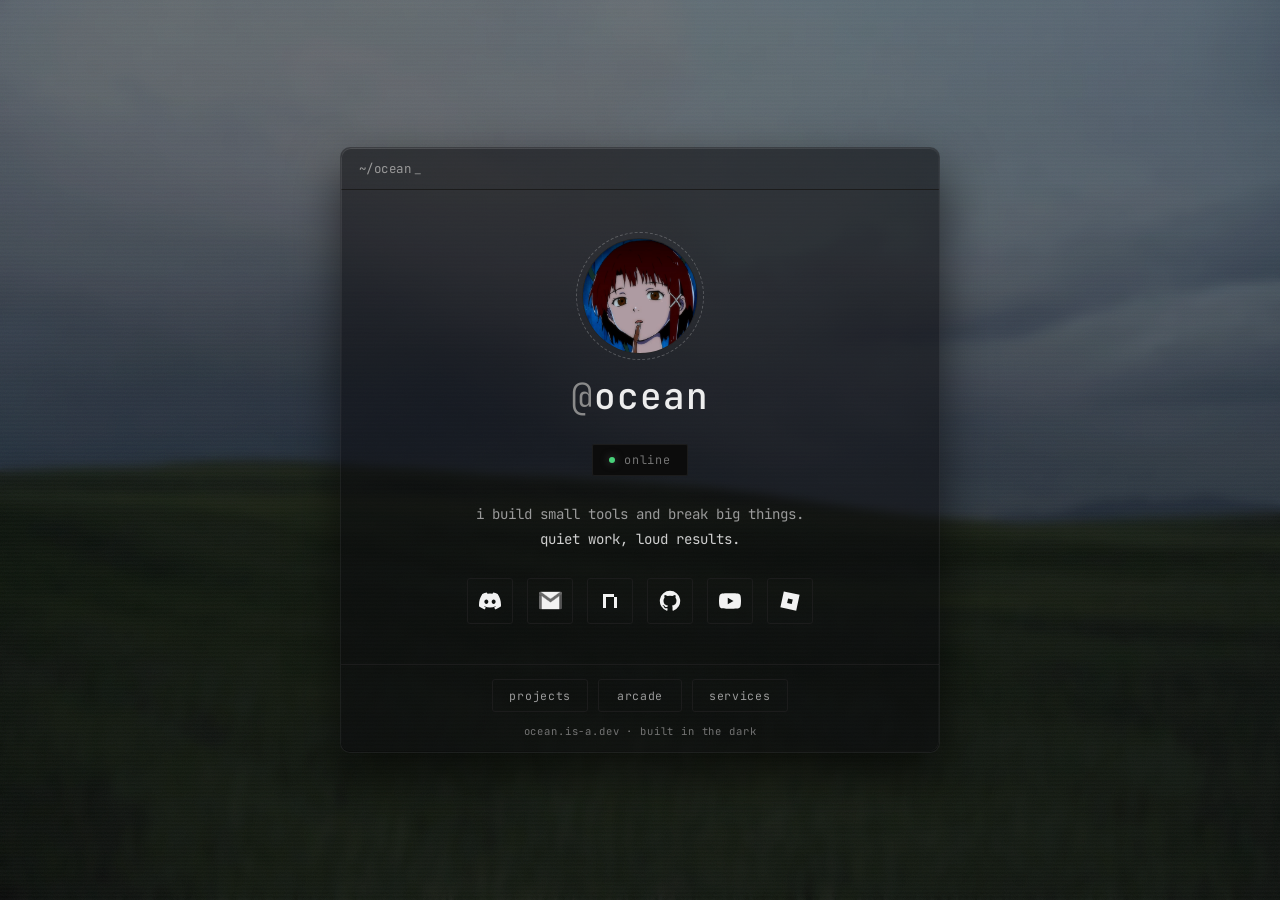
<file: index.html>
<!-- first version ready: v1.0.0 -->
<!DOCTYPE html>
<html lang="en">
<head>
  <meta charset="UTF-8">
  <meta name="viewport" content="width=device-width, initial-scale=1.0">
  <meta name="version" content="1.0.0">
  <title>@ocean</title>
  <meta name="description" content="ocean — i write code and break things.">
  <link rel="icon" type="image/png" href="assets/icons/favicon.png?v=20261006">
  <link rel="preload" as="image" href="assets/images/fondo.jpg">
  <link rel="stylesheet" href="css/style.css">
  <link rel="preconnect" href="https://fonts.googleapis.com">
  <link rel="preconnect" href="https://fonts.gstatic.com" crossorigin>
  <link href="https://fonts.googleapis.com/css2?family=JetBrains+Mono:wght@300;400;500;600&display=swap" rel="stylesheet">
</head>
<body data-page-title="home">

  <div class="bg" style="background-image:url('assets/images/fondo.jpg')"></div>
  <div class="noise"></div>
  <div class="scanlines"></div>

  <div class="frame">

    <header class="top">
      <span class="prompt">~/ocean</span>
      <span class="cursor">_</span>
    </header>

    <main class="content">

      <div class="avatar-wrap">
        <img class="avatar" src="assets/images/mi-pfp.jpg" alt="ocean" width="116" height="116" fetchpriority="high" decoding="async">
        <span class="ring"></span>
        <h1 class="name" data-text="@ocean"><span class="at">@</span>ocean</h1>
      </div>

      <div class="status">
        <span class="dot"></span>
        online
      </div>

      <p class="bio">
        i build small tools and break big things.<br>
        <span class="hl">quiet work, loud results.</span>
      </p>

      <div class="links">
        <button class="icon-btn" type="button" data-copy-value="2cean" aria-label="copy discord username">
          <svg viewBox="0 0 24 24"><path d="M20.317 4.369a19.79 19.79 0 0 0-4.885-1.515.074.074 0 0 0-.079.037c-.21.375-.444.864-.608 1.25a18.27 18.27 0 0 0-5.487 0 12.64 12.64 0 0 0-.617-1.25.077.077 0 0 0-.079-.037A19.736 19.736 0 0 0 3.677 4.37a.07.07 0 0 0-.032.027C.533 9.046-.32 13.58.099 18.057a.082.082 0 0 0 .031.057 19.9 19.9 0 0 0 5.993 3.03.078.078 0 0 0 .084-.028c.462-.63.874-1.295 1.226-1.994a.076.076 0 0 0-.041-.106 13.107 13.107 0 0 1-1.872-.892.077.077 0 0 1-.008-.128c.126-.094.252-.192.372-.291a.074.074 0 0 1 .077-.01c3.928 1.793 8.18 1.793 12.062 0a.074.074 0 0 1 .078.009c.12.099.246.198.373.292a.077.077 0 0 1-.006.127 12.3 12.3 0 0 1-1.873.891.077.077 0 0 0-.041.107c.36.698.772 1.362 1.225 1.993a.076.076 0 0 0 .084.028 19.839 19.839 0 0 0 6.002-3.03.077.077 0 0 0 .032-.054c.5-5.177-.838-9.674-3.549-13.66a.061.061 0 0 0-.031-.03zM8.02 15.331c-1.183 0-2.157-1.085-2.157-2.419 0-1.333.956-2.419 2.157-2.419 1.21 0 2.176 1.096 2.157 2.42 0 1.333-.956 2.418-2.157 2.418zm7.975 0c-1.183 0-2.157-1.085-2.157-2.419 0-1.333.955-2.419 2.157-2.419 1.21 0 2.176 1.096 2.157 2.42 0 1.333-.946 2.418-2.157 2.418z"/></svg>
        </button>
        <a class="icon-btn social-email" href="https://mail.google.com/mail/?view=cm&amp;fs=1&amp;to=dev.oceam%40gmail.com" target="_blank" rel="noopener noreferrer" data-copy-value="dev.oceam@gmail.com" aria-label="email ocean and copy email address">
          <img class="gmail-icon" src="assets/images/gmail-flaticon.png" alt="" aria-hidden="true">
        </a>
        <a class="icon-btn social-namemc" href="https://namemc.com/profile/4fkz" target="_blank" rel="noopener noreferrer" aria-label="namemc profile">
          <svg class="nmc-icon" viewBox="-8 -8 16 16" aria-hidden="true" shape-rendering="crispEdges"><path d="M-5-5H3V-3H5V5H3V-3H-3V5H-5Z"/></svg>
        </a>
        <a class="icon-btn social-github" href="https://github.com/pirateKnow" target="_blank" rel="noopener noreferrer" aria-label="github profile">
          <svg viewBox="0 0 24 24" aria-hidden="true"><path d="M12 .9a11.1 11.1 0 0 0-3.51 21.63c.56.1.76-.24.76-.54v-2.1c-3.1.67-3.76-1.32-3.76-1.32-.5-1.28-1.23-1.62-1.23-1.62-1.01-.69.08-.68.08-.68 1.12.08 1.71 1.15 1.71 1.15.99 1.7 2.6 1.21 3.23.93.1-.72.39-1.21.7-1.49-2.47-.28-5.07-1.24-5.07-5.5 0-1.22.44-2.22 1.15-3-.12-.28-.5-1.42.11-2.96 0 0 .94-.3 3.05 1.15a10.6 10.6 0 0 1 5.55 0c2.12-1.45 3.05-1.15 3.05-1.15.61 1.54.23 2.68.12 2.96.71.78 1.14 1.78 1.14 3.01 0 4.27-2.6 5.21-5.08 5.49.4.35.75 1.02.75 2.06v3.07c0 .3.2.65.77.54A11.1 11.1 0 0 0 12 .9z"/></svg>
        </a>
        <a class="icon-btn social-youtube" href="https://www.youtube.com/@oceamm" target="_blank" rel="noopener noreferrer" aria-label="youtube channel">
          <svg viewBox="0 0 24 24" aria-hidden="true"><path d="M23.5 6.2a3 3 0 0 0-2.12-2.12C19.51 3.57 12 3.57 12 3.57s-7.51 0-9.38.5A3 3 0 0 0 .5 6.2 31.3 31.3 0 0 0 0 12a31.3 31.3 0 0 0 .5 5.8 3 3 0 0 0 2.12 2.12c1.87.5 9.38.5 9.38.5s7.51 0 9.38-.5a3 3 0 0 0 2.12-2.12A31.3 31.3 0 0 0 24 12a31.3 31.3 0 0 0-.5-5.8ZM9.55 15.57V8.43L15.82 12l-6.27 3.57Z"/></svg>
        </a>
        <a class="icon-btn social-roblox" href="https://www.roblox.com/users/10865010107/profile" target="_blank" rel="noopener noreferrer" aria-label="roblox profile">
          <svg viewBox="0 0 24 24" aria-hidden="true"><path fill-rule="evenodd" d="M5.25 1.5 22.5 5.25 18.75 22.5 1.5 18.75 5.25 1.5Zm4.7 7.7-1.1 5.05 5.05 1.1 1.1-5.05-5.05-1.1Z"/></svg>
        </a>
      </div>

    </main>

    <footer class="footer">
      <div class="footer-links">
        <a class="footer-link" href="proyectos.html">projects</a>
        <a class="footer-link" href="game.html">arcade</a>
        <a class="footer-link" href="services.html">services</a>
      </div>
      <div class="footer-copy">ocean.is-a.dev &middot; built in the dark</div>
    </footer>

  </div>

  <div class="toast" id="toast" role="status" aria-live="polite">copied</div>

  <script src="js/script.js?v=20261006-prefixes"></script>
</body>
</html>
</file>
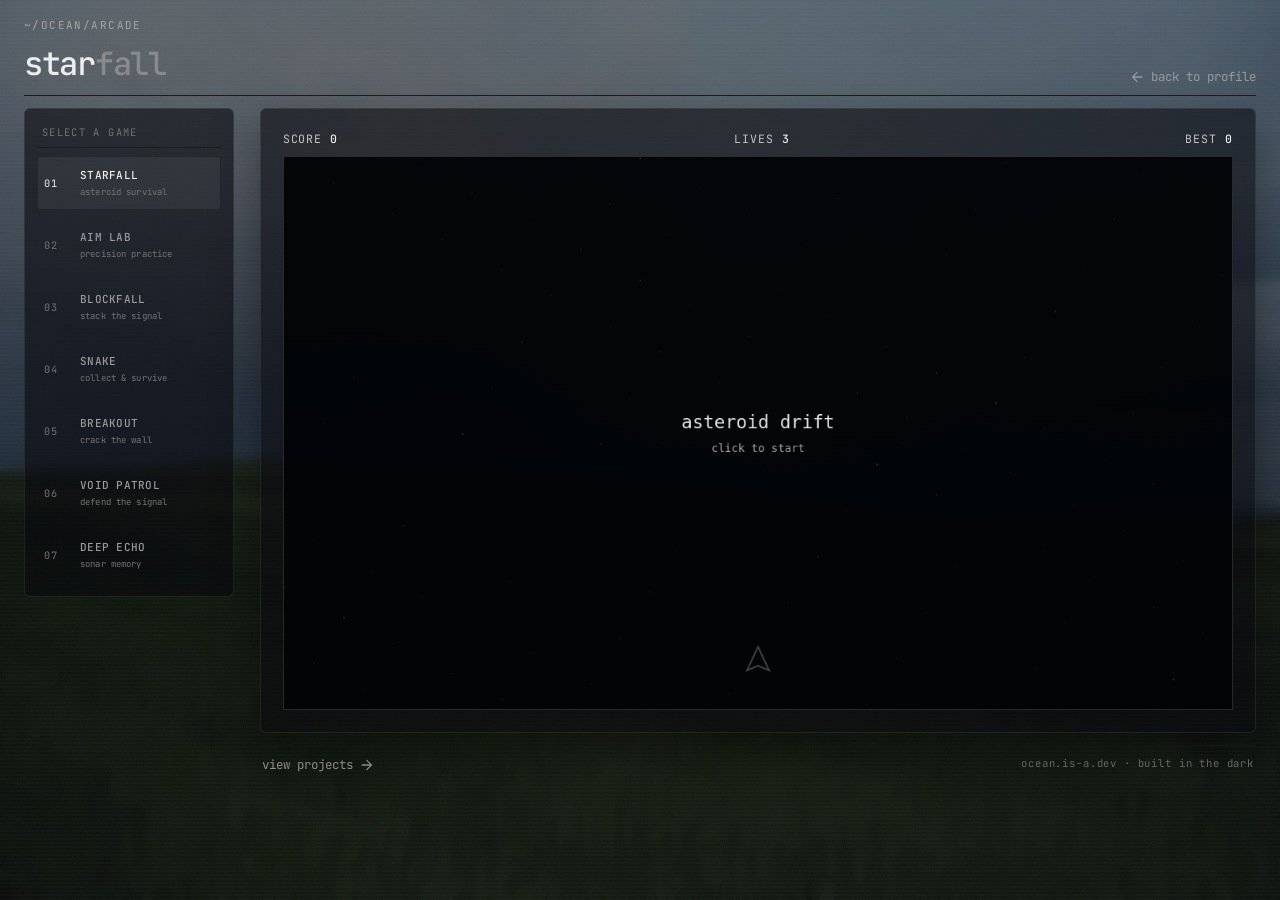
<file: game.html>
<!DOCTYPE html>
<html lang="en">
<head>
  <meta charset="UTF-8">
  <meta name="viewport" content="width=device-width, initial-scale=1.0, viewport-fit=cover">
  <title>#arcade</title>
  <meta name="description" content="a small asteroid arcade game by ocean.">
  <link rel="icon" type="image/png" href="assets/icons/favicon.png?v=20261006">
  <link rel="preload" as="image" href="assets/images/fondo.jpg">
  <link rel="stylesheet" href="css/style.css?v=20261006-arcade6">
  <link rel="preconnect" href="https://fonts.googleapis.com">
  <link rel="preconnect" href="https://fonts.gstatic.com" crossorigin>
  <link href="https://fonts.googleapis.com/css2?family=JetBrains+Mono:wght@300;400;500;600&display=swap" rel="stylesheet">
</head>
<body class="game-page" data-page-title="arcade" data-active-game="starfall">
  <div class="bg" style="background-image:url('assets/images/fondo.jpg')"></div>
  <div class="noise"></div>
  <div class="scanlines"></div>

  <main class="game-shell">
    <header class="page-header">
      <div>
        <p class="eyebrow">~/ocean/arcade</p>
        <h1 class="title" id="arcade-title">star<span>fall</span></h1>
      </div>
      <a class="back-link" href="index.html">
        <svg viewBox="0 0 24 24" aria-hidden="true"><path d="M20 11H7.83l5.59-5.59L12 4l-8 8 8 8 1.41-1.41L7.83 13H20z"/></svg>
        back to profile
      </a>
    </header>

    <div class="arcade-layout">
      <nav class="game-menu" aria-label="arcade games">
        <p class="game-menu-heading">select a game</p>
        <button class="game-menu-item" type="button" data-game="starfall" aria-pressed="true">
          <span class="game-menu-number">01</span><span><strong>starfall</strong><small>asteroid survival</small></span>
        </button>
        <button class="game-menu-item" type="button" data-game="aim" aria-pressed="false">
          <span class="game-menu-number">02</span><span><strong>aim lab</strong><small>precision practice</small></span>
        </button>
        <button class="game-menu-item" type="button" data-game="tetris" aria-pressed="false">
          <span class="game-menu-number">03</span><span><strong>blockfall</strong><small>stack the signal</small></span>
        </button>
        <button class="game-menu-item" type="button" data-game="snake" aria-pressed="false">
          <span class="game-menu-number">04</span><span><strong>snake</strong><small>collect & survive</small></span>
        </button>
        <button class="game-menu-item" type="button" data-game="breakout" aria-pressed="false">
          <span class="game-menu-number">05</span><span><strong>breakout</strong><small>crack the wall</small></span>
        </button>
        <button class="game-menu-item" type="button" data-game="invaders" aria-pressed="false">
          <span class="game-menu-number">06</span><span><strong>void patrol</strong><small>defend the signal</small></span>
        </button>
        <button class="game-menu-item" type="button" data-game="deep-echo" aria-pressed="false">
          <span class="game-menu-number">07</span><span><strong>deep echo</strong><small>sonar memory</small></span>
        </button>
      </nav>

      <div class="arcade-stage">
        <section class="game-panel" aria-label="arcade game">
          <div class="game-hud" aria-label="game stats">
            <span><span id="game-score-label">score</span> <strong id="game-score">0</strong></span>
            <span><span id="game-lives-label">lives</span> <strong id="game-lives">3</strong></span>
            <span id="game-level-group" hidden>level <strong id="game-level">1</strong></span>
            <span>best <strong id="game-best">0</strong></span>
            <button class="game-pause" id="game-pause" type="button" disabled>pause</button>
          </div>

          <canvas class="game-screen" id="game-canvas" width="1200" height="700" tabindex="0" role="application" aria-label="arcade game canvas"></canvas>
          <p class="game-mobile-hint" id="game-mobile-hint">tap start · drag to steer · hold fire · pause above</p>
          <div class="game-touch-controls" id="game-touch-controls" aria-label="touch game controls">
            <button type="button" data-game-action="left" aria-label="move left">←</button>
            <button type="button" data-game-action="up" aria-label="move up">↑</button>
            <button type="button" data-game-action="rotate" aria-label="rotate">rotate</button>
            <button type="button" data-game-action="down" aria-label="move down">↓</button>
            <button type="button" data-game-action="right" aria-label="move right">→</button>
            <button type="button" data-game-action="drop" aria-label="drop piece">drop</button>
            <button type="button" data-game-action="fire" aria-label="fire">fire</button>
          </div>
          <p class="game-status" id="game-status" role="status" aria-live="polite">click the game to start.</p>
        </section>

        <footer class="game-footer">
          <a class="back-link" href="proyectos.html">
            view projects
            <svg viewBox="0 0 24 24" aria-hidden="true"><path d="M12 4 10.59 5.41 16.17 11H4v2h12.17l-5.58 5.59L12 20l8-8z"/></svg>
          </a>
          <span class="footer-copy">ocean.is-a.dev · built in the dark</span>
        </footer>
      </div>
    </div>
  </main>

  <script src="js/script.js?v=20261006-prefixes"></script>
  <script src="js/game.js?v=20261006-arcade4"></script>
  <script src="js/arcade.js?v=20261006-arcade9"></script>
</body>
</html>
</file>
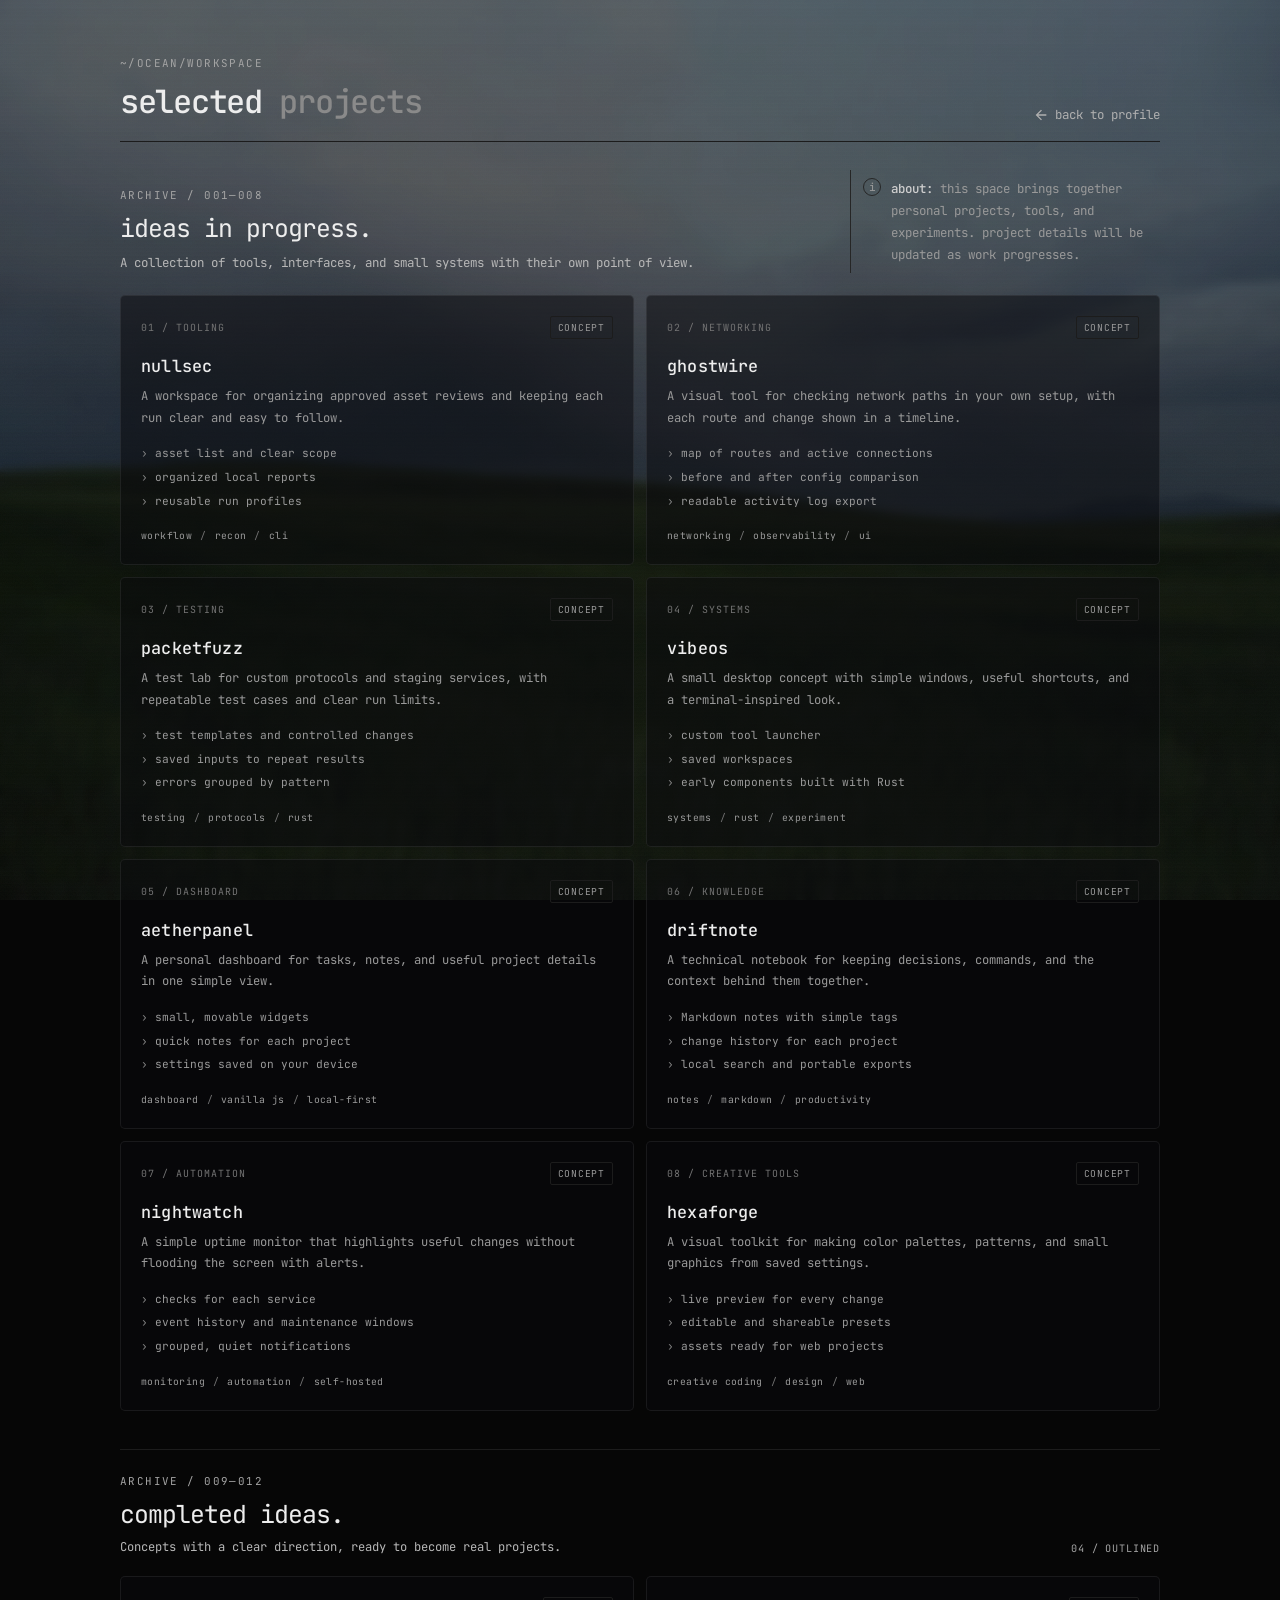
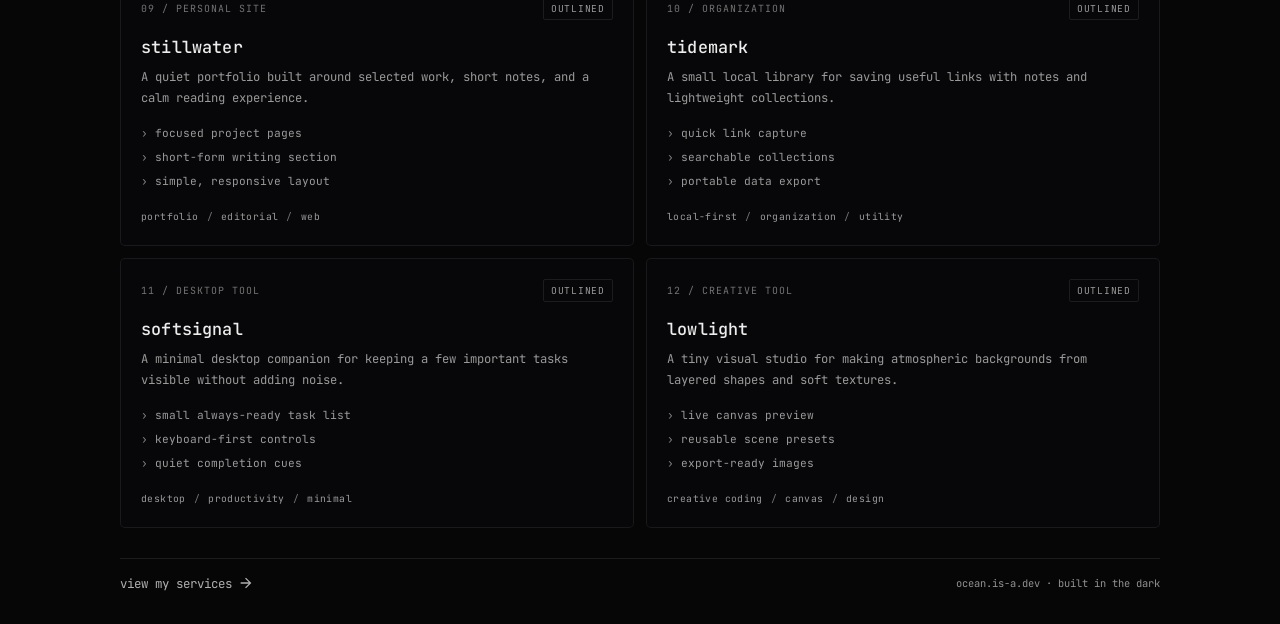
<file: proyectos.html>
<!DOCTYPE html>
<html lang="en">
<head>
  <meta charset="UTF-8">
  <meta name="viewport" content="width=device-width, initial-scale=1.0">
  <title>#projects</title>
  <meta name="description" content="projects and experiments by ocean.">
  <link rel="icon" type="image/png" href="assets/icons/favicon.png?v=20261006">
  <link rel="preload" as="image" href="assets/images/fondo.jpg">
  <link rel="stylesheet" href="css/style.css">
  <link rel="preconnect" href="https://fonts.googleapis.com">
  <link rel="preconnect" href="https://fonts.gstatic.com" crossorigin>
  <link href="https://fonts.googleapis.com/css2?family=JetBrains+Mono:wght@300;400;500;600&display=swap" rel="stylesheet">
</head>
<body class="projects-page" data-page-title="projects">
  <div class="bg" style="background-image:url('assets/images/fondo.jpg')"></div>
  <div class="noise"></div>
  <div class="scanlines"></div>

  <div class="projects-shell">
    <header class="page-header">
      <div>
        <p class="eyebrow">~/ocean/workspace</p>
        <h1 class="title">selected <span>projects</span></h1>
      </div>
      <a class="back-link" href="index.html">
        <svg viewBox="0 0 24 24" aria-hidden="true"><path d="M20 11H7.83l5.59-5.59L12 4l-8 8 8 8 1.41-1.41L7.83 13H20z"/></svg>
        back to profile
      </a>
    </header>

    <main>
      <section class="projects-intro" aria-labelledby="projects-heading">
        <div>
          <p class="section-kicker">archive / 001—008</p>
          <h2 id="projects-heading">ideas in progress.</h2>
          <p>A collection of tools, interfaces, and small systems with their own point of view.</p>
        </div>
        <div class="concept-note">
          <span class="note-mark" aria-hidden="true">i</span>
          <p><strong>about:</strong> this space brings together personal projects, tools, and experiments. project details will be updated as work progresses.</p>
        </div>
      </section>

      <section class="projects-grid" aria-label="project concepts">
        <article class="project-card">
          <div class="project-card-top">
            <span class="project-index">01 / TOOLING</span>
            <span class="project-state">concept</span>
          </div>
          <h3 class="project-name">nullsec</h3>
          <p class="desc">A workspace for organizing approved asset reviews and keeping each run clear and easy to follow.</p>
          <ul class="project-points">
            <li>asset list and clear scope</li>
            <li>organized local reports</li>
            <li>reusable run profiles</li>
          </ul>
          <div class="project-tags"><span>workflow</span><span>recon</span><span>cli</span></div>
        </article>

        <article class="project-card">
          <div class="project-card-top">
            <span class="project-index">02 / NETWORKING</span>
            <span class="project-state">concept</span>
          </div>
          <h3 class="project-name">ghostwire</h3>
          <p class="desc">A visual tool for checking network paths in your own setup, with each route and change shown in a timeline.</p>
          <ul class="project-points">
            <li>map of routes and active connections</li>
            <li>before and after config comparison</li>
            <li>readable activity log export</li>
          </ul>
          <div class="project-tags"><span>networking</span><span>observability</span><span>ui</span></div>
        </article>

        <article class="project-card">
          <div class="project-card-top">
            <span class="project-index">03 / TESTING</span>
            <span class="project-state">concept</span>
          </div>
          <h3 class="project-name">packetfuzz</h3>
          <p class="desc">A test lab for custom protocols and staging services, with repeatable test cases and clear run limits.</p>
          <ul class="project-points">
            <li>test templates and controlled changes</li>
            <li>saved inputs to repeat results</li>
            <li>errors grouped by pattern</li>
          </ul>
          <div class="project-tags"><span>testing</span><span>protocols</span><span>rust</span></div>
        </article>

        <article class="project-card">
          <div class="project-card-top">
            <span class="project-index">04 / SYSTEMS</span>
            <span class="project-state">concept</span>
          </div>
          <h3 class="project-name">vibeos</h3>
          <p class="desc">A small desktop concept with simple windows, useful shortcuts, and a terminal-inspired look.</p>
          <ul class="project-points">
            <li>custom tool launcher</li>
            <li>saved workspaces</li>
            <li>early components built with Rust</li>
          </ul>
          <div class="project-tags"><span>systems</span><span>rust</span><span>experiment</span></div>
        </article>

        <article class="project-card">
          <div class="project-card-top">
            <span class="project-index">05 / DASHBOARD</span>
            <span class="project-state">concept</span>
          </div>
          <h3 class="project-name">aetherpanel</h3>
          <p class="desc">A personal dashboard for tasks, notes, and useful project details in one simple view.</p>
          <ul class="project-points">
            <li>small, movable widgets</li>
            <li>quick notes for each project</li>
            <li>settings saved on your device</li>
          </ul>
          <div class="project-tags"><span>dashboard</span><span>vanilla js</span><span>local-first</span></div>
        </article>

        <article class="project-card">
          <div class="project-card-top">
            <span class="project-index">06 / KNOWLEDGE</span>
            <span class="project-state">concept</span>
          </div>
          <h3 class="project-name">driftnote</h3>
          <p class="desc">A technical notebook for keeping decisions, commands, and the context behind them together.</p>
          <ul class="project-points">
            <li>Markdown notes with simple tags</li>
            <li>change history for each project</li>
            <li>local search and portable exports</li>
          </ul>
          <div class="project-tags"><span>notes</span><span>markdown</span><span>productivity</span></div>
        </article>

        <article class="project-card">
          <div class="project-card-top">
            <span class="project-index">07 / AUTOMATION</span>
            <span class="project-state">concept</span>
          </div>
          <h3 class="project-name">nightwatch</h3>
          <p class="desc">A simple uptime monitor that highlights useful changes without flooding the screen with alerts.</p>
          <ul class="project-points">
            <li>checks for each service</li>
            <li>event history and maintenance windows</li>
            <li>grouped, quiet notifications</li>
          </ul>
          <div class="project-tags"><span>monitoring</span><span>automation</span><span>self-hosted</span></div>
        </article>

        <article class="project-card">
          <div class="project-card-top">
            <span class="project-index">08 / CREATIVE TOOLS</span>
            <span class="project-state">concept</span>
          </div>
          <h3 class="project-name">hexaforge</h3>
          <p class="desc">A visual toolkit for making color palettes, patterns, and small graphics from saved settings.</p>
          <ul class="project-points">
            <li>live preview for every change</li>
            <li>editable and shareable presets</li>
            <li>assets ready for web projects</li>
          </ul>
          <div class="project-tags"><span>creative coding</span><span>design</span><span>web</span></div>
        </article>
      </section>

      <section class="completed-ideas" aria-labelledby="completed-heading">
        <div class="completed-intro">
          <div>
            <p class="section-kicker">archive / 009—012</p>
            <h2 id="completed-heading">completed ideas.</h2>
            <p>Concepts with a clear direction, ready to become real projects.</p>
          </div>
          <span class="completed-count">04 / outlined</span>
        </div>

        <div class="projects-grid" aria-label="completed idea concepts">
          <article class="project-card">
            <div class="project-card-top">
              <span class="project-index">09 / PERSONAL SITE</span>
              <span class="project-state">outlined</span>
            </div>
            <h3 class="project-name">stillwater</h3>
            <p class="desc">A quiet portfolio built around selected work, short notes, and a calm reading experience.</p>
            <ul class="project-points">
              <li>focused project pages</li>
              <li>short-form writing section</li>
              <li>simple, responsive layout</li>
            </ul>
            <div class="project-tags"><span>portfolio</span><span>editorial</span><span>web</span></div>
          </article>

          <article class="project-card">
            <div class="project-card-top">
              <span class="project-index">10 / ORGANIZATION</span>
              <span class="project-state">outlined</span>
            </div>
            <h3 class="project-name">tidemark</h3>
            <p class="desc">A small local library for saving useful links with notes and lightweight collections.</p>
            <ul class="project-points">
              <li>quick link capture</li>
              <li>searchable collections</li>
              <li>portable data export</li>
            </ul>
            <div class="project-tags"><span>local-first</span><span>organization</span><span>utility</span></div>
          </article>

          <article class="project-card">
            <div class="project-card-top">
              <span class="project-index">11 / DESKTOP TOOL</span>
              <span class="project-state">outlined</span>
            </div>
            <h3 class="project-name">softsignal</h3>
            <p class="desc">A minimal desktop companion for keeping a few important tasks visible without adding noise.</p>
            <ul class="project-points">
              <li>small always-ready task list</li>
              <li>keyboard-first controls</li>
              <li>quiet completion cues</li>
            </ul>
            <div class="project-tags"><span>desktop</span><span>productivity</span><span>minimal</span></div>
          </article>

          <article class="project-card">
            <div class="project-card-top">
              <span class="project-index">12 / CREATIVE TOOL</span>
              <span class="project-state">outlined</span>
            </div>
            <h3 class="project-name">lowlight</h3>
            <p class="desc">A tiny visual studio for making atmospheric backgrounds from layered shapes and soft textures.</p>
            <ul class="project-points">
              <li>live canvas preview</li>
              <li>reusable scene presets</li>
              <li>export-ready images</li>
            </ul>
            <div class="project-tags"><span>creative coding</span><span>canvas</span><span>design</span></div>
          </article>
        </div>
      </section>

    </main>

    <footer class="projects-footer">
      <a class="back-link" href="services.html">
        view my services
        <svg viewBox="0 0 24 24" aria-hidden="true"><path d="M12 4 10.59 5.41 16.17 11H4v2h12.17l-5.58 5.59L12 20l8-8z"/></svg>
      </a>
      <span>ocean.is-a.dev · built in the dark</span>
    </footer>
  </div>
  <script src="js/script.js?v=20261006-prefixes"></script>
</body>
</html>
</file>
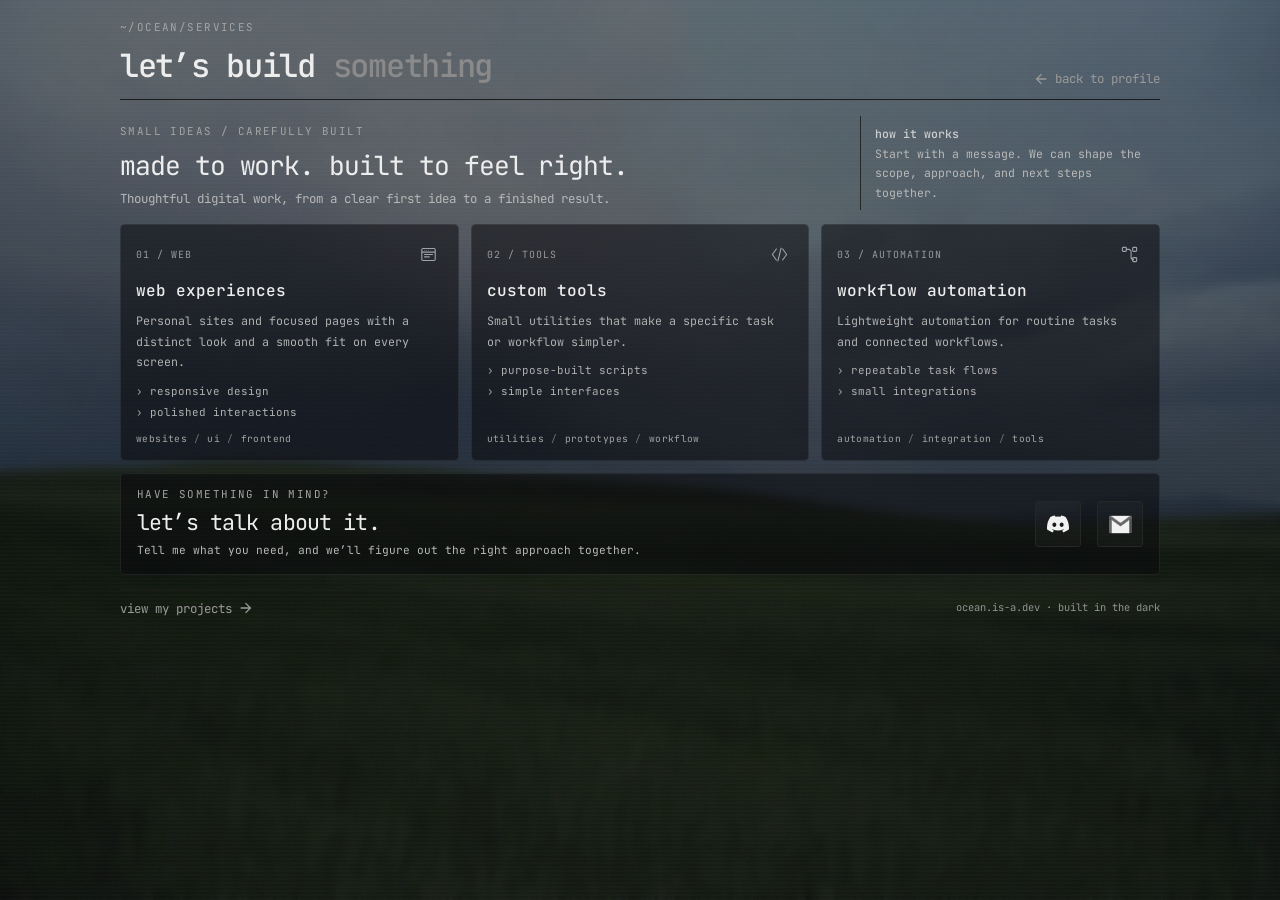
<file: services.html>
<!DOCTYPE html>
<html lang="en">
<head>
  <meta charset="UTF-8">
  <meta name="viewport" content="width=device-width, initial-scale=1.0">
  <title>#services</title>
  <meta name="description" content="creative and technical services by ocean.">
  <link rel="icon" type="image/png" href="assets/icons/favicon.png?v=20261006">
  <link rel="preload" as="image" href="assets/images/fondo.jpg">
  <link rel="stylesheet" href="css/style.css">
  <link rel="preconnect" href="https://fonts.googleapis.com">
  <link rel="preconnect" href="https://fonts.gstatic.com" crossorigin>
  <link href="https://fonts.googleapis.com/css2?family=JetBrains+Mono:wght@300;400;500;600&display=swap" rel="stylesheet">
</head>
<body class="services-page" data-page-title="services">
  <div class="bg" style="background-image:url('assets/images/fondo.jpg')"></div>
  <div class="noise"></div>
  <div class="scanlines"></div>

  <div class="services-shell">
    <header class="page-header">
      <div>
        <p class="eyebrow">~/ocean/services</p>
        <h1 class="title">let’s build <span>something</span></h1>
      </div>
      <a class="back-link" href="index.html">
        <svg viewBox="0 0 24 24" aria-hidden="true"><path d="M20 11H7.83l5.59-5.59L12 4l-8 8 8 8 1.41-1.41L7.83 13H20z"/></svg>
        back to profile
      </a>
    </header>

    <main>
      <section class="services-intro" aria-labelledby="services-heading">
        <div>
          <p class="section-kicker">small ideas / carefully built</p>
          <h2 id="services-heading">made to work. built to feel right.</h2>
          <p>Thoughtful digital work, from a clear first idea to a finished result.</p>
        </div>
        <p class="services-note"><strong>how it works</strong><br>Start with a message. We can shape the scope, approach, and next steps together.</p>
      </section>

      <section class="services-grid" aria-label="service examples">
        <article class="service-card">
          <div class="service-card-top">
            <span class="service-index">01 / WEB</span>
            <span class="service-mark" aria-hidden="true">
              <svg viewBox="0 0 24 24"><rect x="3.5" y="4.5" width="17" height="15" rx="1.5"/><path d="M4 9h16"/><circle cx="7" cy="6.8" r=".55" fill="currentColor" stroke="none"/><circle cx="9.5" cy="6.8" r=".55" fill="currentColor" stroke="none"/><circle cx="12" cy="6.8" r=".55" fill="currentColor" stroke="none"/><path d="M7 12h10M7 15h6"/></svg>
            </span>
          </div>
          <h2>web experiences</h2>
          <p>Personal sites and focused pages with a distinct look and a smooth fit on every screen.</p>
          <ul>
            <li>responsive design</li>
            <li>polished interactions</li>
          </ul>
          <div class="service-tags"><span>websites</span><span>ui</span><span>frontend</span></div>
        </article>

        <article class="service-card">
          <div class="service-card-top">
            <span class="service-index">02 / TOOLS</span>
            <span class="service-mark" aria-hidden="true">
              <svg viewBox="0 0 24 24"><path d="M8 5 3 12l5 7M16 5l5 7-5 7M14 4l-4 16"/></svg>
            </span>
          </div>
          <h2>custom tools</h2>
          <p>Small utilities that make a specific task or workflow simpler.</p>
          <ul>
            <li>purpose-built scripts</li>
            <li>simple interfaces</li>
          </ul>
          <div class="service-tags"><span>utilities</span><span>prototypes</span><span>workflow</span></div>
        </article>

        <article class="service-card">
          <div class="service-card-top">
            <span class="service-index">03 / AUTOMATION</span>
            <span class="service-mark" aria-hidden="true">
              <svg viewBox="0 0 24 24"><rect x="3" y="3" width="5" height="5" rx="1"/><rect x="16" y="16" width="5" height="5" rx="1"/><rect x="16" y="3" width="5" height="5" rx="1"/><path d="M8 5.5h3a3 3 0 0 1 3 3v7a3 3 0 0 0 3 3"/></svg>
            </span>
          </div>
          <h2>workflow automation</h2>
          <p>Lightweight automation for routine tasks and connected workflows.</p>
          <ul>
            <li>repeatable task flows</li>
            <li>small integrations</li>
          </ul>
          <div class="service-tags"><span>automation</span><span>integration</span><span>tools</span></div>
        </article>
      </section>

      <section class="services-contact" aria-labelledby="contact-heading">
        <div>
          <p class="section-kicker">have something in mind?</p>
          <h2 id="contact-heading">let’s talk about it.</h2>
          <p>Tell me what you need, and we’ll figure out the right approach together.</p>
        </div>
        <div class="contact-actions" aria-label="contact options">
          <button class="contact-copy contact-copy-discord" type="button" data-copy-value="2cean" aria-label="copy discord username">
            <svg viewBox="0 0 24 24" aria-hidden="true"><path d="M20.317 4.369a19.79 19.79 0 0 0-4.885-1.515.074.074 0 0 0-.079.037c-.21.375-.444.864-.608 1.25a18.27 18.27 0 0 0-5.487 0 12.64 12.64 0 0 0-.617-1.25.077.077 0 0 0-.079-.037A19.736 19.736 0 0 0 3.677 4.37a.07.07 0 0 0-.032.027C.533 9.046-.32 13.58.099 18.057a.082.082 0 0 0 .031.057 19.9 19.9 0 0 0 5.993 3.03.078.078 0 0 0 .084-.028c.462-.63.874-1.295 1.226-1.994a.076.076 0 0 0-.041-.106 13.107 13.107 0 0 1-1.872-.892.077.077 0 0 1-.008-.128c.126-.094.252-.192.372-.291a.074.074 0 0 1 .077-.01c3.928 1.793 8.18 1.793 12.062 0a.074.074 0 0 1 .078.009c.12.099.246.198.373.292a.077.077 0 0 1-.006.127 12.3 12.3 0 0 1-1.873.891.077.077 0 0 0-.041.107c.36.698.772 1.362 1.225 1.993a.076.076 0 0 0 .084.028 19.839 19.839 0 0 0 6.002-3.03.077.077 0 0 0 .032-.054c.5-5.177-.838-9.674-3.549-13.66a.061.061 0 0 0-.031-.03zM8.02 15.331c-1.183 0-2.157-1.085-2.157-2.419 0-1.333.956-2.419 2.157-2.419 1.21 0 2.176 1.096 2.157 2.42 0 1.333-.956 2.418-2.157 2.418zm7.975 0c-1.183 0-2.157-1.085-2.157-2.419 0-1.333.955-2.419 2.157-2.419 1.21 0 2.176 1.096 2.157 2.42 0 1.333-.946 2.418-2.157 2.418z"/></svg>
          </button>
          <a class="contact-copy contact-copy-email" href="https://mail.google.com/mail/?view=cm&amp;fs=1&amp;to=dev.oceam%40gmail.com" target="_blank" rel="noopener noreferrer" data-copy-value="dev.oceam@gmail.com" aria-label="email ocean and copy email address">
            <img class="gmail-icon" src="assets/images/gmail-flaticon.png" alt="" aria-hidden="true">
          </a>
        </div>
      </section>
    </main>

    <footer class="services-footer">
      <a class="back-link" href="proyectos.html">
        view my projects
        <svg viewBox="0 0 24 24" aria-hidden="true"><path d="M12 4 10.59 5.41 16.17 11H4v2h12.17l-5.58 5.59L12 20l8-8z"/></svg>
      </a>
      <span>ocean.is-a.dev · built in the dark</span>
    </footer>
  </div>

  <div class="toast" id="toast" role="status" aria-live="polite">copied</div>
  <script src="js/script.js?v=20261006-prefixes"></script>
</body>
</html>
</file>
<file: css/style.css>
/* ===== ocean — gothic mono theme (v2) ===== */

:root {
  --bg:        #060606;
  --bg-alt:    #0c0c0c;
  --card:      rgba(12, 12, 12, 0.82);
  --border:    #1c1c1c;
  --border-2:  #262626;
  --accent:    #8a8a8a;
  --accent-dim:#3a3a3a;
  --accent-glow: rgba(160, 160, 160, 0.14);
  --text:      #cfcfcf;
  --text-dim:  #9a9a9a;
  --text-faint:#737373;
  --white:     #ededed;
  --mono:      'JetBrains Mono', ui-monospace, 'SFMono-Regular', Menlo, monospace;
}

* { margin: 0; padding: 0; box-sizing: border-box; }

html { height: 100%; color-scheme: dark; }

:focus-visible {
  outline: 2px solid #c5c5c5;
  outline-offset: 4px;
}

body {
  min-height: 100%;
  background: var(--bg);
  color: var(--text);
  font-family: var(--mono);
  overflow-x: hidden;
  -webkit-font-smoothing: antialiased;
  display: flex;
  align-items: center;
  justify-content: center;
  padding: 32px 20px;
  position: relative;
}

/* ===== fondo base ===== */
body::before {
  content: '';
  position: fixed;
  inset: 0;
  background: radial-gradient(circle at 50% 40%, #0e0e0e 0%, #050505 70%);
  pointer-events: none;
  z-index: -3;
}

/* ===== fondo con imagen ===== */
.bg {
  position: fixed;
  inset: 0;
  background-size: cover;
  background-position: center;
  filter: saturate(0.85) contrast(1.05) brightness(0.85);
  z-index: -2;
  animation: bgIn 2s ease both;
}

@keyframes bgIn {
  from { opacity: 0; }
  to   { opacity: 1; }
}

.bg::after {
  content: '';
  position: absolute;
  inset: 0;
  background: linear-gradient(180deg, rgba(6,6,10,0.45) 0%, rgba(6,6,10,0.65) 100%);
  backdrop-filter: blur(4px);
}

.noise {
  position: fixed;
  inset: 0;
  z-index: -1;
  pointer-events: none;
  opacity: 0.04;
  background-image: url("data:image/svg+xml,%3Csvg xmlns='http://www.w3.org/2000/svg' width='120' height='120'%3E%3Cfilter id='n'%3E%3CfeTurbulence type='fractalNoise' baseFrequency='0.9' numOctaves='3'/%3E%3C/filter%3E%3Crect width='100%25' height='100%25' filter='url(%23n)'/%3E%3C/svg%3E");
}

/* ===== ruido + scanlines (textura gotica) ===== */
.scanlines {
  position: fixed;
  inset: 0;
  z-index: -1;
  pointer-events: none;
  opacity: 0.06;
  background: repeating-linear-gradient(
    to bottom,
    transparent 0px,
    transparent 2px,
    rgba(255, 255, 255, 0.4) 3px,
    transparent 4px
  );
}

/* scrollbar */
::-webkit-scrollbar { width: 8px; }
::-webkit-scrollbar-track { background: transparent; }
::-webkit-scrollbar-thumb { background: #181818; border-radius: 5px; }
::-webkit-scrollbar-thumb:hover { background: var(--accent-dim); }

::selection { background: var(--accent-dim); color: var(--white); }

/* ===== frame principal ===== */
.frame {
  position: relative;
  z-index: 1;
  width: 100%;
  max-width: 600px;
  border: 1px solid rgba(255, 255, 255, 0.06);
  border-radius: 10px;
  background: rgba(10, 10, 14, 0.56);
  padding: 0;
  box-shadow:
    0 1px 0 rgba(255, 255, 255, 0.05) inset,
    0 -1px 0 rgba(0, 0, 0, 0.4) inset,
    0 20px 50px rgba(0, 0, 0, 0.6);
  animation: frameIn 0.9s cubic-bezier(0.16, 1, 0.3, 1) both;
}

.frame::before {
  content: '';
  position: absolute;
  inset: 0;
  border-radius: inherit;
  padding: 1px;
  background: linear-gradient(160deg, rgba(255,255,255,0.10), transparent 40%, transparent 60%, rgba(255,255,255,0.04));
  -webkit-mask: linear-gradient(#000 0 0) content-box, linear-gradient(#000 0 0);
  -webkit-mask-composite: xor;
          mask-composite: exclude;
  pointer-events: none;
}

@keyframes frameIn {
  from { opacity: 0; transform: translateY(24px) scale(0.98); }
  to   { opacity: 1; transform: translateY(0) scale(1); }
}

/* ===== barra superior estilo terminal ===== */
.top {
  display: flex;
  align-items: center;
  gap: 2px;
  padding: 12px 18px;
  border-bottom: 1px solid var(--border);
  font-size: 0.78rem;
  letter-spacing: 0.04em;
  color: var(--text-faint);
}

.top .prompt { color: var(--text-dim); }

.top .cursor {
  color: var(--accent);
  animation: blink 1.1s step-end infinite;
}

@keyframes blink {
  0%, 100% { opacity: 1; }
  50%      { opacity: 0; }
}

/* ===== contenido ===== */
.content {
  display: flex;
  flex-direction: column;
  align-items: center;
  gap: 26px;
  padding: 48px 36px 40px;
  text-align: center;
}

/* ===== avatar ===== */
.avatar-wrap {
  position: relative;
  width: 116px;
  height: 116px;
  margin-bottom: 64px;
  animation: fadeUp 0.9s 0.15s ease both;
}

.avatar {
  width: 100%;
  height: 100%;
  border-radius: 50%;
  border: 1px solid var(--border-2);
  object-fit: cover;
  filter: saturate(1.05) contrast(1.02);
  transition: filter 0.4s, border-color 0.4s;
}

.avatar:hover {
  filter: saturate(1.15) contrast(1.05);
  border-color: var(--accent);
}

.ring {
  position: absolute;
  inset: -6px;
  border-radius: 50%;
  border: 1px dashed rgba(242, 242, 242, 0.24);
  animation: spin 26s linear infinite;
  transition: border-color 0.25s ease, box-shadow 0.25s ease;
}

.avatar-wrap:hover .ring {
  border-color: rgba(242, 242, 242, 0.7);
  box-shadow: 0 0 9px rgba(242, 242, 242, 0.18);
}

@keyframes spin {
  to { transform: rotate(360deg); }
}

/* ===== nombre ===== */
.name {
  position: absolute;
  left: 50%;
  right: auto;
  width: max-content;
  translate: -50% 0;
  top: calc(100% + 22px);
  text-align: center;
  white-space: nowrap;
  font-size: 2.25rem;
  line-height: 1.15;
  font-weight: 500;
  letter-spacing: 0.03em;
  color: var(--white);
  animation: fadeUp 0.9s 0.25s ease both;
}

.name::before,
.name::after {
  content: attr(data-text);
  position: absolute;
  inset: 0;
  width: 100%;
  text-align: center;
  white-space: inherit;
  opacity: 0;
  pointer-events: none;
}

.name::before {
  color: rgba(80, 225, 255, 0.9);
  text-shadow: 0 0 8px rgba(80, 225, 255, 0.55);
  animation: nameGlitchBefore 2.4s steps(1, end) infinite;
}

.name::after {
  color: rgba(255, 75, 125, 0.85);
  text-shadow: 0 0 8px rgba(255, 75, 125, 0.5);
  animation: nameGlitchAfter 2.4s steps(1, end) infinite;
}

@keyframes nameGlitchBefore {
  0%, 69%, 72%, 77%, 80%, 85%, 88%, 93%, 96%, 100% {
    opacity: 0;
    clip-path: inset(0 0 100% 0);
    transform: translateX(0);
  }
  70%, 78%, 86%, 94% {
    opacity: 1;
    clip-path: inset(17% 0 76% 0);
    transform: translateX(-4px);
  }
  71%, 79%, 87%, 95% {
    opacity: 0.85;
    clip-path: inset(58% 0 36% 0);
    transform: translateX(3px);
  }
}

@keyframes nameGlitchAfter {
  0%, 73%, 76%, 81%, 84%, 89%, 92%, 97%, 100% {
    opacity: 0;
    clip-path: inset(0 0 100% 0);
    transform: translateX(0);
  }
  74%, 82%, 90%, 98% {
    opacity: 1;
    clip-path: inset(28% 0 66% 0);
    transform: translateX(4px);
  }
  75%, 83%, 91%, 99% {
    opacity: 0.8;
    clip-path: inset(68% 0 26% 0);
    transform: translateX(-3px);
  }
}

.name .at {
  color: var(--accent);
  font-weight: 300;
}

@media (prefers-reduced-motion: reduce) {
  *,
  *::before,
  *::after {
    scroll-behavior: auto !important;
    animation-duration: 0.01ms !important;
    animation-iteration-count: 1 !important;
    transition-duration: 0.01ms !important;
  }

  .name::before,
  .name::after,
  .game-panel.hit-shake { animation: none; }
}

/* ===== bio ===== */
.bio {
  font-size: 0.88rem;
  line-height: 1.75;
  color: var(--text-dim);
  max-width: 460px;
  animation: fadeUp 0.9s 0.35s ease both;
}

.bio .hl { color: var(--text); }

/* ===== status ===== */
.status {
  display: inline-flex;
  align-items: center;
  gap: 9px;
  font-size: 0.74rem;
  letter-spacing: 0.06em;
  text-transform: lowercase;
  color: var(--text-faint);
  padding: 7px 16px;
  border: 1px solid var(--border);
  border-radius: 2px;
  background: var(--bg-alt);
  animation: fadeUp 0.9s 0.45s ease both;
}

.status .dot {
  width: 6px;
  height: 6px;
  border-radius: 50%;
  background: #48d17a;
  box-shadow: 0 0 8px rgba(140, 140, 140, 0.5);
  animation: pulse 2.4s ease-in-out infinite;
}

@keyframes pulse {
  0%, 100% { opacity: 1; }
  50%      { opacity: 0.3; }
}

/* ===== links (solo logo) ===== */
.links {
  display: flex;
  gap: 14px;
  flex-wrap: wrap;
  justify-content: center;
  animation: fadeUp 0.9s 0.55s ease both;
}

.icon-btn {
  display: inline-flex;
  align-items: center;
  justify-content: center;
  width: 46px;
  height: 46px;
  border: 1px solid var(--border);
  border-radius: 3px;
  background: transparent;
  color: #f2f2f2;
  cursor: pointer;
  transition: color 0.16s ease-out, transform 0.16s ease-out, border-color 0.16s ease-out;
  position: relative;
}

.icon-btn:hover {
  color: #e2e5eb;
  border-color: var(--accent-dim);
  transform: translateY(-3px);
}

.icon-btn:active {
  transform: translateY(-1px) scale(0.97);
}

.icon-btn svg {
  width: 22px;
  height: 22px;
  fill: currentColor;
  transition: color 0.16s ease-out;
}

.gmail-icon {
  display: block;
  width: 23px;
  height: 23px;
  object-fit: contain;
  filter: grayscale(1);
  transition: filter 0.2s ease-out;
}

.social-email:hover .gmail-icon,
.social-email:focus-visible .gmail-icon,
.contact-copy-email:hover .gmail-icon,
.contact-copy-email:focus-visible .gmail-icon {
  filter: grayscale(0);
}

.icon-btn[data-copy-value="2cean"] svg,
.contact-copy-discord svg {
  color: #f2f2f2;
  transition: color 0.2s ease-out;
}

.icon-btn[data-copy-value="2cean"]:hover svg,
.icon-btn[data-copy-value="2cean"]:focus-visible svg,
.contact-copy-discord:hover svg,
.contact-copy-discord:focus-visible svg {
  color: #5865f2;
}

.icon-btn[data-copy-value="2cean"]:hover,
.contact-copy-discord:hover {
  color: #5865f2;
}

.social-youtube:hover {
  color: #ff0033;
}

/* ===== boton projects ===== */
.btn-projects {
  margin-top: 6px;
  display: inline-flex;
  align-items: center;
  gap: 10px;
  padding: 13px 30px;
  border: 1px solid var(--border-2);
  border-radius: 3px;
  background: transparent;
  color: var(--text);
  font-family: var(--mono);
  font-size: 0.82rem;
  font-weight: 500;
  letter-spacing: 0.08em;
  text-transform: lowercase;
  text-decoration: none;
  transition: border-color 0.3s ease, color 0.3s ease, transform 0.3s ease, box-shadow 0.3s ease;
  animation: fadeUp 0.9s 0.65s ease both;
  position: relative;
  overflow: hidden;
}

.btn-projects:hover {
  border-color: var(--accent);
  color: var(--white);
  transform: translateY(-2px);
  box-shadow: 0 8px 26px rgba(0, 0, 0, 0.6);
}

.btn-projects svg {
  width: 16px;
  height: 16px;
  fill: currentColor;
  transition: transform 0.3s ease;
}

.btn-projects:hover svg { transform: translateX(3px); }

/* ===== namemc mark ===== */
.nmc-icon {
  shape-rendering: crispEdges;
}

/* ===== footer con redireccionadores ===== */
.footer {
  padding: 14px 20px;
  border-top: 1px solid var(--border);
  display: flex;
  flex-direction: column;
  gap: 12px;
  align-items: center;
}

.footer-links {
  display: flex;
  gap: 10px;
  flex-wrap: wrap;
  justify-content: center;
}

.footer-link {
  display: inline-flex;
  align-items: center;
  justify-content: center;
  min-width: 84px;
  padding: 8px 16px;
  border: 1px solid var(--border);
  border-radius: 3px;
  color: var(--text-dim);
  font-family: var(--mono);
  font-size: 0.72rem;
  letter-spacing: 0.06em;
  text-decoration: none;
  transition: border-color 0.3s ease, color 0.3s ease, transform 0.3s ease;
}

.footer-link-disabled {
  color: var(--text-faint);
  cursor: default;
}

.footer-link-disabled:hover {
  border-color: var(--border);
  color: var(--text-faint);
  transform: none;
}

.footer-link:hover {
  border-color: var(--accent-dim);
  color: var(--white);
  transform: translateY(-2px);
}

.footer-link svg {
  width: 14px;
  height: 14px;
  fill: currentColor;
  opacity: 0.7;
}

.footer-link:hover svg { opacity: 1; }

.footer-link:focus-visible,
.icon-btn:focus-visible,
.back-link:focus-visible {
  outline-offset: 4px;
}

.footer-copy {
  font-size: 0.66rem;
  letter-spacing: 0.08em;
  color: var(--text-faint);
  text-align: center;
}

/* ===== toast (copy feedback) ===== */
.toast {
  position: fixed;
  bottom: 28px;
  left: 50%;
  transform: translateX(-50%) translateY(20px);
  padding: 10px 20px;
  border: 1px solid var(--border-2);
  border-radius: 3px;
  background: var(--card);
  color: var(--text);
  font-size: 0.76rem;
  letter-spacing: 0.06em;
  opacity: 0;
  pointer-events: none;
  transition: opacity 0.3s, transform 0.3s;
  z-index: 10;
}

.toast.show {
  opacity: 1;
  transform: translateX(-50%) translateY(0);
}

/* ===== animaciones ===== */
@keyframes fadeUp {
  from { opacity: 0; transform: translateY(14px); }
  to   { opacity: 1; transform: translateY(0); }
}

/* ===== PÁGINA PROYECTOS ===== */
body.projects-page {
  display: block;
  min-height: 100vh;
  padding: 56px 24px 32px;
}

body.projects-page .bg {
  filter: grayscale(0.08) saturate(1.08) contrast(1.04) brightness(0.8);
}

body.projects-page .bg::after {
  background: linear-gradient(180deg, rgba(7, 7, 8, 0.5) 0%, rgba(7, 7, 8, 0.7) 100%);
}

body.projects-page .noise { opacity: 0.025; }
body.projects-page .scanlines { opacity: 0.035; }

body.game-page .bg,
body.services-page .bg {
  filter: grayscale(0.08) saturate(1.08) contrast(1.04) brightness(0.8);
}

.projects-shell {
  position: relative;
  z-index: 1;
  width: 100%;
  max-width: 1040px;
  margin: 0 auto;
}

.page-header {
  display: flex;
  align-items: flex-end;
  justify-content: space-between;
  gap: 24px;
  margin-bottom: 28px;
  padding-bottom: 18px;
  border-bottom: 1px solid var(--border);
  animation: fadeUp 0.8s ease both;
}

.eyebrow,
.section-kicker {
  margin-bottom: 10px;
  color: #a4a4a4;
  font-size: 0.68rem;
  letter-spacing: 0.13em;
  text-transform: uppercase;
}

.page-header .title {
  font-size: clamp(1.45rem, 4vw, 2rem);
  font-weight: 500;
  color: var(--white);
  letter-spacing: -0.04em;
}

.page-header .title span { color: var(--accent); }

.back-link {
  display: inline-flex;
  align-items: center;
  gap: 6px;
  flex: 0 0 auto;
  color: var(--text-dim);
  text-decoration: none;
  font-size: 0.78rem;
  transition: color 0.2s;
}

body.projects-page .back-link { color: #b0b0b0; }

.back-link:hover { color: var(--white); }
.back-link svg { width: 16px; height: 16px; fill: currentColor; }

.projects-intro {
  display: grid;
  grid-template-columns: minmax(0, 1fr) minmax(220px, 310px);
  align-items: end;
  gap: 24px;
  margin-bottom: 22px;
}

.projects-intro h2 {
  margin-bottom: 8px;
  color: var(--white);
  font-size: clamp(1.15rem, 3vw, 1.55rem);
  font-weight: 400;
  letter-spacing: -0.04em;
}

.projects-intro > div:first-child > p:last-child {
  color: #b8b8b8;
  font-size: 0.78rem;
  line-height: 1.75;
}

.concept-note p {
  color: var(--text-dim);
  font-size: 0.78rem;
  line-height: 1.75;
}

.concept-note {
  display: flex;
  align-items: flex-start;
  gap: 10px;
  padding: 8px 0 8px 12px;
  border-left: 1px solid var(--border-2);
}

.concept-note strong { color: var(--text); font-weight: 500; }

.note-mark {
  display: grid;
  flex: 0 0 18px;
  width: 18px;
  height: 18px;
  place-items: center;
  border: 1px solid var(--border-2);
  border-radius: 50%;
  color: var(--text-dim);
  font-size: 0.68rem;
}

.projects-grid {
  display: grid;
  grid-template-columns: repeat(2, minmax(0, 1fr));
  gap: 12px;
}

.completed-ideas {
  margin-top: 38px;
  padding-top: 24px;
  border-top: 1px solid var(--border);
}

.completed-intro {
  display: flex;
  align-items: flex-end;
  justify-content: space-between;
  gap: 20px;
  margin-bottom: 18px;
}

.completed-intro h2 {
  margin-bottom: 7px;
  color: var(--white);
  font-size: clamp(1.15rem, 3vw, 1.55rem);
  font-weight: 400;
  letter-spacing: -0.04em;
}

.completed-intro > div > p:last-child {
  color: #b8b8b8;
  font-size: 0.76rem;
  line-height: 1.7;
}

.completed-count {
  flex: 0 0 auto;
  padding-bottom: 3px;
  color: #a4a4a4;
  font-size: 0.64rem;
  letter-spacing: 0.08em;
  text-transform: uppercase;
}

.project-card {
  display: flex;
  min-width: 0;
  flex-direction: column;
  padding: 20px;
  border: 1px solid rgba(255, 255, 255, 0.07);
  border-radius: 5px;
  background: rgba(10, 10, 14, 0.52);
  color: inherit;
  transition: border-color 0.16s ease, transform 0.16s ease;
  animation: projectCardIn 0.55s ease both;
}

.project-card:hover {
  border-color: rgba(255, 255, 255, 0.12);
  transform: translateY(-1px);
}

@keyframes projectCardIn {
  from { opacity: 0; }
  to { opacity: 1; }
}

.project-card-top {
  display: flex;
  align-items: center;
  justify-content: space-between;
  gap: 12px;
  margin-bottom: 16px;
}

.project-index {
  color: var(--text-faint);
  font-size: 0.62rem;
  letter-spacing: 0.1em;
}

.project-state {
  padding: 4px 7px;
  border: 1px solid var(--border);
  border-radius: 2px;
  color: var(--text-dim);
  font-size: 0.6rem;
  letter-spacing: 0.08em;
  text-transform: uppercase;
}

.project-card .project-name {
  margin: 0 0 9px;
  font-size: 1.05rem;
  font-weight: 500;
  color: var(--white);
  letter-spacing: 0.01em;
}

.project-card .desc {
  margin-bottom: 16px;
  color: var(--text-dim);
  font-size: 0.76rem;
  line-height: 1.75;
}

.project-points {
  display: grid;
  gap: 7px;
  margin: 0 0 18px;
  padding: 0;
  list-style: none;
}

.project-points li {
  position: relative;
  padding-left: 14px;
  color: var(--text-dim);
  font-size: 0.7rem;
  line-height: 1.5;
}

.project-points li::before {
  position: absolute;
  top: 0;
  left: 0;
  color: var(--accent);
  content: "›";
}

.project-tags {
  display: flex;
  flex-wrap: wrap;
  gap: 0;
  margin-top: auto;
}

.project-tags span {
  padding: 2px 0;
  color: var(--text-dim);
  font-size: 0.61rem;
  letter-spacing: 0.04em;
}

.project-tags span + span::before {
  margin: 0 8px;
  color: var(--text-faint);
  content: "/";
}

.projects-footer {
  display: flex;
  align-items: center;
  justify-content: space-between;
  gap: 16px;
  margin-top: 30px;
  padding-top: 16px;
  border-top: 1px solid var(--border);
  color: #929292;
  font-size: 0.65rem;
}

/* ===== responsive ===== */
@media (max-width: 520px) {
  .content { padding: 36px 22px 30px; gap: 22px; }
  .avatar-wrap { width: 96px; height: 96px; }
  .links { gap: 10px; }
  body { padding: 20px 14px; }
  .footer { padding: 14px 12px; }
  .footer-links { gap: 8px; }
  .footer-link { min-width: 76px; padding: 8px 12px; }
  body.projects-page { padding: 32px 16px 24px; }
  .page-header { align-items: flex-start; flex-direction: column; gap: 14px; }
  .projects-intro,
  .projects-grid { grid-template-columns: 1fr; }
  .projects-intro { gap: 16px; }
  .projects-footer { align-items: flex-start; flex-direction: column; }
  .completed-ideas { margin-top: 28px; padding-top: 20px; }
  .completed-intro { align-items: flex-start; flex-direction: column; gap: 8px; }
}

@media (min-width: 521px) and (max-width: 760px) {
  body.projects-page { padding: 36px 20px 28px; }
  .projects-intro { grid-template-columns: minmax(0, 1fr) minmax(180px, 260px); gap: 18px; }
  .page-header { gap: 16px; }
}

/* ===== página arcade ===== */
body.game-page {
  display: block;
  min-height: 100vh;
  padding: 18px 24px 12px;
}

.game-shell {
  position: relative;
  z-index: 1;
  width: 100%;
  max-width: 1280px;
  --game-panel-padding: clamp(12px, 1.8vw, 22px);
  --game-board-width: max(280px, calc((100svh - 250px) * 12 / 7));
  margin: 0 auto;
}

body.game-page .page-header {
  margin-bottom: 12px;
  padding-bottom: 10px;
}

.arcade-layout {
  display: grid;
  grid-template-columns: 210px minmax(0, 1fr);
  align-items: start;
  gap: clamp(16px, 2vw, 28px);
}

.game-menu {
  display: grid;
  gap: 8px;
  align-content: start;
  padding: 14px 12px;
  border: 1px solid rgba(255, 255, 255, 0.08);
  border-radius: 6px;
  background: rgba(10, 10, 14, 0.58);
}

.game-menu-heading {
  padding: 2px 5px 8px;
  border-bottom: 1px solid var(--border);
  color: var(--text-faint);
  font-size: 0.65rem;
  letter-spacing: 0.13em;
  text-transform: uppercase;
}

.game-menu-item {
  display: grid;
  grid-template-columns: 28px minmax(0, 1fr);
  align-items: center;
  gap: 8px;
  width: 100%;
  min-height: 54px;
  padding: 7px 6px;
  border: 1px solid transparent;
  border-radius: 3px;
  background: transparent;
  color: var(--text-dim);
  font: inherit;
  text-align: left;
  cursor: pointer;
  transition: background 0.18s ease, border-color 0.18s ease, color 0.18s ease;
}

.game-menu-item:hover,
.game-menu-item[aria-pressed="true"] {
  border-color: var(--border-2);
  background: rgba(255, 255, 255, 0.055);
  color: var(--white);
}

.game-menu-item[aria-pressed="true"] .game-menu-number { color: var(--white); }

.game-menu-number {
  color: var(--text-faint);
  font-size: 0.64rem;
  letter-spacing: 0.05em;
}

.game-menu-item strong,
.game-menu-item small { display: block; }

.game-menu-item strong {
  overflow: hidden;
  font-size: 0.69rem;
  font-weight: 500;
  letter-spacing: 0.025em;
  text-overflow: ellipsis;
  text-transform: uppercase;
  white-space: nowrap;
}

.game-menu-item small {
  margin-top: 4px;
  color: var(--text-faint);
  font-size: 0.56rem;
  letter-spacing: 0.015em;
}

.arcade-stage { min-width: 0; }

.game-panel {
  position: relative;
  width: min(100%, calc(var(--game-board-width) + var(--game-panel-padding) + var(--game-panel-padding) + 2px));
  max-width: 100%;
  margin-inline: auto;
  padding: var(--game-panel-padding);
  border: 1px solid rgba(255, 255, 255, 0.08);
  border-radius: 6px;
  background: rgba(10, 10, 14, 0.58);
  box-shadow: 0 18px 48px rgba(0, 0, 0, 0.4);
}

.game-panel.hit-shake {
  animation: gameHitShake 260ms ease-out;
}

@keyframes gameHitShake {
  0%, 100% { transform: translate(0, 0); }
  20% { transform: translate(-5px, 2px); }
  45% { transform: translate(4px, -2px); }
  70% { transform: translate(-2px, 1px); }
}

.game-hud {
  display: flex;
  justify-content: space-between;
  gap: 16px;
  margin-bottom: 10px;
  color: #c4c4c4;
  font-size: 0.72rem;
  letter-spacing: 0.08em;
  text-transform: uppercase;
}

.game-hud strong {
  color: var(--white);
  font-weight: 500;
}

.game-pause {
  display: none;
  min-height: 36px;
  padding: 0 12px;
  border: 1px solid var(--border-2);
  border-radius: 3px;
  background: rgba(255, 255, 255, 0.04);
  color: var(--white);
  font: inherit;
  letter-spacing: inherit;
  text-transform: uppercase;
}

.game-pause:disabled {
  color: var(--text-faint);
  opacity: 0.55;
}

.game-screen {
  display: block;
  width: min(100%, var(--game-board-width));
  height: auto;
  aspect-ratio: 12 / 7;
  margin: 0 auto;
  border: 1px solid rgba(255, 255, 255, 0.14);
  background: rgba(3, 4, 6, 0.86);
  cursor: crosshair;
  touch-action: none;
}

.game-mobile-hint { display: none; }

.game-touch-controls { display: none; }

.game-touch-controls button {
  min-height: 38px;
  padding: 0 12px;
  border: 1px solid var(--border-2);
  border-radius: 3px;
  background: rgba(255, 255, 255, 0.04);
  color: var(--white);
  font: inherit;
  font-size: 0.68rem;
  text-transform: uppercase;
  touch-action: manipulation;
}

body[data-active-game="aim"] .game-touch-controls,
body[data-active-game="starfall"] .game-touch-controls { display: none; }

.game-screen:active { cursor: crosshair; }

.game-screen:focus-visible {
  outline-offset: 3px;
}

.game-status {
  position: absolute;
  width: 1px;
  height: 1px;
  padding: 0;
  margin: -1px;
  overflow: hidden;
  clip: rect(0, 0, 0, 0);
  white-space: nowrap;
  border: 0;
}

.game-footer {
  display: flex;
  flex-wrap: wrap;
  justify-content: space-between;
  gap: 14px;
  margin-top: 12px;
  width: min(100%, calc(var(--game-board-width) + var(--game-panel-padding) + var(--game-panel-padding) + 2px));
  max-width: 100%;
  margin-inline: auto;
  padding: 10px 2px 0;
  border-top: 1px solid var(--border);
}

@media (max-width: 900px) {
  .arcade-layout { grid-template-columns: minmax(0, 1fr); gap: 12px; }
  .game-menu {
    grid-template-columns: repeat(7, minmax(120px, 1fr));
    gap: 6px;
    overflow-x: auto;
    padding: 8px;
  }
  .game-menu-heading {
    grid-column: 1 / -1;
    padding-bottom: 5px;
  }
  .game-menu-item { min-height: 46px; }
  .game-menu-item small { display: none; }
}

@media (max-width: 520px) {
  body.game-page { padding: 14px 14px 10px; }
  .game-hud { font-size: 0.64rem; }
  .game-menu { grid-template-columns: repeat(7, minmax(112px, 1fr)); margin-inline: -2px; }
  .game-menu-item { grid-template-columns: 22px minmax(0, 1fr); gap: 5px; padding-inline: 4px; }
  .game-menu-item strong { font-size: 0.62rem; }
}

@media (max-height: 720px) {
  body.game-page { padding-top: 10px; padding-bottom: 8px; }
  body.game-page .page-header { margin-bottom: 8px; padding-bottom: 7px; }
  .game-shell {
    --game-panel-padding: 10px;
    --game-board-width: max(220px, calc((100svh - 190px) * 12 / 7));
  }
  .game-footer { margin-top: 7px; }
}

@media (pointer: coarse), (any-pointer: coarse) {
  body.game-page {
    min-height: 100svh;
    padding: max(10px, env(safe-area-inset-top)) max(10px, env(safe-area-inset-right)) max(10px, env(safe-area-inset-bottom)) max(10px, env(safe-area-inset-left));
  }

  .game-shell {
    --game-panel-padding: clamp(8px, 2vw, 14px);
    --game-board-width: min(calc(100vw - 20px - env(safe-area-inset-left) - env(safe-area-inset-right)), max(220px, calc((100svh - 145px) * 12 / 7)));
  }

  .game-hud {
    align-items: center;
    gap: 8px;
    font-size: clamp(0.58rem, 2.5vw, 0.72rem);
  }

  .game-pause {
    display: inline-flex;
    align-items: center;
    justify-content: center;
    min-height: 40px;
  }

  .game-mobile-hint {
    display: block;
    margin-top: 8px;
    color: var(--text-dim);
    font-size: clamp(0.58rem, 2.6vw, 0.68rem);
    line-height: 1.5;
    text-align: center;
  }

  .game-touch-controls {
    display: flex;
    flex-wrap: wrap;
    justify-content: center;
    gap: 7px;
    margin-top: 8px;
  }

  .game-footer { margin-top: 8px; }
}

body.touch-device.game-page {
  min-height: 100svh;
  padding: max(10px, env(safe-area-inset-top)) max(10px, env(safe-area-inset-right)) max(10px, env(safe-area-inset-bottom)) max(10px, env(safe-area-inset-left));
}

body.touch-device .game-shell {
  --game-panel-padding: clamp(8px, 2vw, 14px);
  --game-board-width: min(calc(100vw - 20px - env(safe-area-inset-left) - env(safe-area-inset-right)), max(220px, calc((100svh - 145px) * 12 / 7)));
}

body.touch-device .game-hud {
  align-items: center;
  gap: 8px;
  font-size: clamp(0.58rem, 2.5vw, 0.72rem);
}

body.touch-device .game-pause {
  display: inline-flex;
  align-items: center;
  justify-content: center;
  min-height: 40px;
}

body.touch-device .game-mobile-hint {
  display: block;
  margin-top: 8px;
  color: var(--text-dim);
  font-size: clamp(0.58rem, 2.6vw, 0.68rem);
  line-height: 1.5;
  text-align: center;
}

body.touch-device .game-touch-controls {
  display: flex;
  flex-wrap: wrap;
  justify-content: center;
  gap: 7px;
  margin-top: 8px;
}

body.touch-device .game-footer { margin-top: 8px; }

body.touch-device[data-active-game="aim"] .game-touch-controls,
body.touch-device[data-active-game="starfall"] .game-touch-controls { display: none; }

@media (max-height: 500px) and (pointer: coarse), (max-height: 500px) and (any-pointer: coarse) {
  body.game-page { padding-top: max(6px, env(safe-area-inset-top)); padding-bottom: max(6px, env(safe-area-inset-bottom)); }
  .game-shell {
    --game-panel-padding: 8px;
    --game-board-width: min(calc(100vw - 20px - env(safe-area-inset-left) - env(safe-area-inset-right)), max(220px, calc((100svh - 190px) * 12 / 7)));
  }
  body.game-page .page-header { margin-bottom: 6px; padding-bottom: 6px; }
  .game-hud { margin-bottom: 6px; }
  .game-pause { min-height: 34px; }
  .game-mobile-hint { display: none; }
  .game-touch-controls { display: none; }
  .game-footer { margin-top: 5px; padding-top: 6px; }
}

@media (max-height: 500px) {
  body.touch-device.game-page { padding-top: max(6px, env(safe-area-inset-top)); padding-bottom: max(6px, env(safe-area-inset-bottom)); }
  body.touch-device .game-shell {
    --game-panel-padding: 6px;
    --game-board-width: min(calc(100vw - 20px - env(safe-area-inset-left) - env(safe-area-inset-right)), max(180px, calc((100svh - 215px) * 12 / 7)));
  }
  body.game-page .page-header .eyebrow { display: none; }
  body.touch-device.game-page .page-header { margin-bottom: 4px; padding-bottom: 4px; }
  body.touch-device.game-page .page-header .title { font-size: 1.35rem; }
  body.touch-device.game-page .back-link { font-size: 0.68rem; }
  body.touch-device .game-menu { gap: 4px; padding: 4px; }
  body.touch-device .game-menu-heading { display: none; }
  body.touch-device .game-menu-item { min-height: 34px; }
  body.touch-device .game-hud { margin-bottom: 6px; }
  body.touch-device .game-pause { min-height: 34px; }
  body.touch-device .game-mobile-hint { display: none; }
  body.touch-device .game-touch-controls { display: none; }
  body.touch-device .game-footer { margin-top: 5px; padding-top: 6px; }
}

/* ===== services page ===== */
body.services-page {
  display: block;
  min-height: 100vh;
  padding: 48px 24px 32px;
}

.services-shell {
  position: relative;
  z-index: 1;
  width: 100%;
  max-width: 1040px;
  margin: 0 auto;
}

.services-intro {
  display: grid;
  grid-template-columns: minmax(0, 1fr) minmax(220px, 300px);
  align-items: end;
  gap: 28px;
  margin-bottom: 22px;
}

.services-intro h2,
.services-contact h2 {
  margin-bottom: 8px;
  color: var(--white);
  font-size: clamp(1.2rem, 3vw, 1.65rem);
  font-weight: 400;
  letter-spacing: -0.04em;
}

.services-intro > div > p:last-child,
.services-contact > div > p:last-child {
  color: #b8b8b8;
  font-size: 0.78rem;
  line-height: 1.75;
}

.services-note {
  padding: 8px 0 8px 14px;
  border-left: 1px solid var(--border-2);
  color: #b8b8b8;
  font-size: 0.72rem;
  line-height: 1.7;
}

.services-note strong {
  color: var(--text);
  font-weight: 500;
}

.services-grid {
  display: grid;
  grid-template-columns: repeat(3, minmax(0, 1fr));
  gap: 12px;
}

.service-card {
  display: flex;
  min-width: 0;
  flex-direction: column;
  padding: 20px;
  border: 1px solid rgba(255, 255, 255, 0.07);
  border-radius: 5px;
  background: rgba(10, 10, 14, 0.54);
  transition: border-color 0.16s ease, transform 0.16s ease;
}

.service-card:hover {
  border-color: rgba(255, 255, 255, 0.13);
  transform: translateY(-1px);
}

.service-card-top {
  display: flex;
  align-items: center;
  justify-content: space-between;
  gap: 12px;
  margin-bottom: 20px;
}

.service-index {
  color: #999;
  font-size: 0.62rem;
  letter-spacing: 0.1em;
}

.service-mark {
  display: grid;
  flex: 0 0 28px;
  width: 28px;
  height: 28px;
  place-items: center;
  color: #9da2ac;
}

.service-mark svg {
  width: 19px;
  height: 19px;
  fill: none;
  stroke: currentColor;
  stroke-linecap: round;
  stroke-linejoin: round;
  stroke-width: 1.4;
}

.service-mark svg circle {
  fill: currentColor;
  stroke: none;
}

.service-card h2 {
  margin-bottom: 10px;
  color: var(--white);
  font-size: 1rem;
  font-weight: 500;
}

.service-card > p {
  min-height: 5.4em;
  margin-bottom: 16px;
  color: #b0b0b0;
  font-size: 0.73rem;
  line-height: 1.75;
}

.service-card ul {
  display: grid;
  gap: 8px;
  margin: 0 0 20px;
  padding: 0;
  list-style: none;
}

.service-card li {
  position: relative;
  padding-left: 14px;
  color: #b0b0b0;
  font-size: 0.68rem;
  line-height: 1.5;
}

.service-card li::before {
  position: absolute;
  left: 0;
  color: #aaa;
  content: "›";
}

.service-tags {
  display: flex;
  flex-wrap: wrap;
  gap: 0;
  margin-top: auto;
  color: #a4a4a4;
  font-size: 0.6rem;
  letter-spacing: 0.04em;
}

.service-tags span + span::before {
  margin: 0 7px;
  color: var(--text-faint);
  content: "/";
}

.services-contact {
  display: flex;
  align-items: center;
  justify-content: space-between;
  gap: 24px;
  margin-top: 16px;
  padding: 18px 20px;
  border: 1px solid rgba(255, 255, 255, 0.07);
  border-radius: 5px;
  background: rgba(10, 10, 14, 0.54);
}

.services-contact .section-kicker {
  margin-bottom: 7px;
}

.services-contact h2 {
  margin-bottom: 5px;
  font-size: clamp(1.05rem, 2.5vw, 1.35rem);
}

.services-contact > div > p:last-child {
  font-size: 0.7rem;
}

.contact-actions {
  display: flex;
  flex: 0 0 auto;
  align-items: center;
  gap: 10px;
}

.contact-copy {
  display: inline-flex;
  flex: 0 0 46px;
  align-items: center;
  justify-content: center;
  width: 46px;
  height: 46px;
  border: 1px solid var(--border-2);
  border-radius: 3px;
  background: rgba(255, 255, 255, 0.025);
  color: #bdbdbd;
  font-family: var(--mono);
  text-align: left;
  text-decoration: none;
  cursor: pointer;
  transition: border-color 0.16s ease, color 0.16s ease, background 0.16s ease;
}

.contact-copy:hover {
  border-color: #777;
  background: rgba(255, 255, 255, 0.06);
  color: var(--white);
}

.contact-copy-discord { margin-right: 6px; }

.contact-copy svg {
  width: 22px;
  height: 22px;
  fill: currentColor;
}

.services-footer {
  display: flex;
  justify-content: space-between;
  gap: 16px;
  margin-top: 22px;
  padding-top: 14px;
  border-top: 1px solid var(--border);
  color: #929292;
  font-size: 0.65rem;
}

@media (max-width: 760px) {
  body.services-page { padding: 32px 18px 24px; }
  .services-intro { grid-template-columns: 1fr; gap: 14px; }
  .services-grid { grid-template-columns: repeat(2, minmax(0, 1fr)); }
  .service-card:last-child { grid-column: 1 / -1; }
  .service-card > p { min-height: 0; }
}

@media (max-width: 520px) {
  body.services-page { padding: 28px 16px 22px; }
  body.services-page .page-header { align-items: flex-end; flex-direction: row; gap: 10px; }
  .services-grid { grid-template-columns: repeat(2, minmax(0, 1fr)); gap: 8px; }
  .service-card { padding: 13px; }
  .service-card-top { margin-bottom: 10px; }
  .service-mark { flex-basis: 24px; width: 24px; height: 24px; }
  .service-mark svg { width: 17px; height: 17px; }
  .service-card h2 { min-height: 2.4em; margin-bottom: 6px; font-size: 0.82rem; }
  .service-card > p { margin-bottom: 9px; font-size: 0.66rem; line-height: 1.5; }
  .service-card ul { gap: 5px; margin-bottom: 10px; }
  .service-card li { font-size: 0.62rem; }
  .service-tags { font-size: 0.54rem; }
  .service-tags span + span::before { margin-inline: 4px; }
  .service-card:last-child { grid-column: 1 / -1; }
  .service-card:last-child > p { min-height: 0; }
  .services-intro { gap: 8px; margin-bottom: 12px; }
  .services-intro .section-kicker { margin-bottom: 6px; }
  .services-intro h2 { margin-bottom: 5px; font-size: 1.08rem; }
  .services-intro > div > p:last-child { font-size: 0.68rem; line-height: 1.5; }
  .services-note { padding-block: 4px; font-size: 0.63rem; line-height: 1.45; }
  .services-contact { align-items: center; gap: 10px; margin-top: 10px; padding: 12px; }
  .services-contact .section-kicker { margin-bottom: 4px; }
  .services-contact h2 { margin-bottom: 4px; font-size: 0.96rem; }
  .services-contact > div > p:last-child { font-size: 0.62rem; line-height: 1.45; }
  .contact-actions { align-self: flex-end; }
  .contact-copy { flex: 0 0 46px; width: 46px; min-height: 46px; padding: 0; }
  .services-footer { margin-top: 12px; padding-top: 9px; }
}

@media (min-width: 521px) and (max-height: 900px) {
  body.services-page { padding-top: 20px; padding-bottom: 16px; }
  body.services-page .page-header { margin-bottom: 16px; padding-bottom: 12px; }
  .services-intro { gap: 18px; margin-bottom: 14px; }
  .services-intro h2 { margin-bottom: 5px; }
  .service-card { padding: 15px; }
  .service-card-top { margin-bottom: 12px; }
  .service-card > p { min-height: 0; margin-bottom: 10px; }
  .service-card ul { gap: 5px; margin-bottom: 12px; }
  .services-contact { margin-top: 12px; padding: 13px 16px; }
  .services-footer { margin-top: 14px; padding-top: 10px; }
}

@media (max-height: 700px) {
  body.services-page { padding-top: 10px; padding-bottom: 10px; }
  body.services-page .page-header { margin-bottom: 10px; padding-bottom: 8px; }
  .services-intro { margin-bottom: 10px; }
  .services-intro .section-kicker { margin-bottom: 5px; }
  .services-note { padding-block: 4px; }
  .service-card { padding: 12px; }
  .service-card-top { margin-bottom: 8px; }
  .service-card ul { margin-bottom: 8px; }
  .services-contact { margin-top: 9px; padding-block: 10px; }
  .services-footer { margin-top: 10px; padding-top: 8px; }
}
</file>
